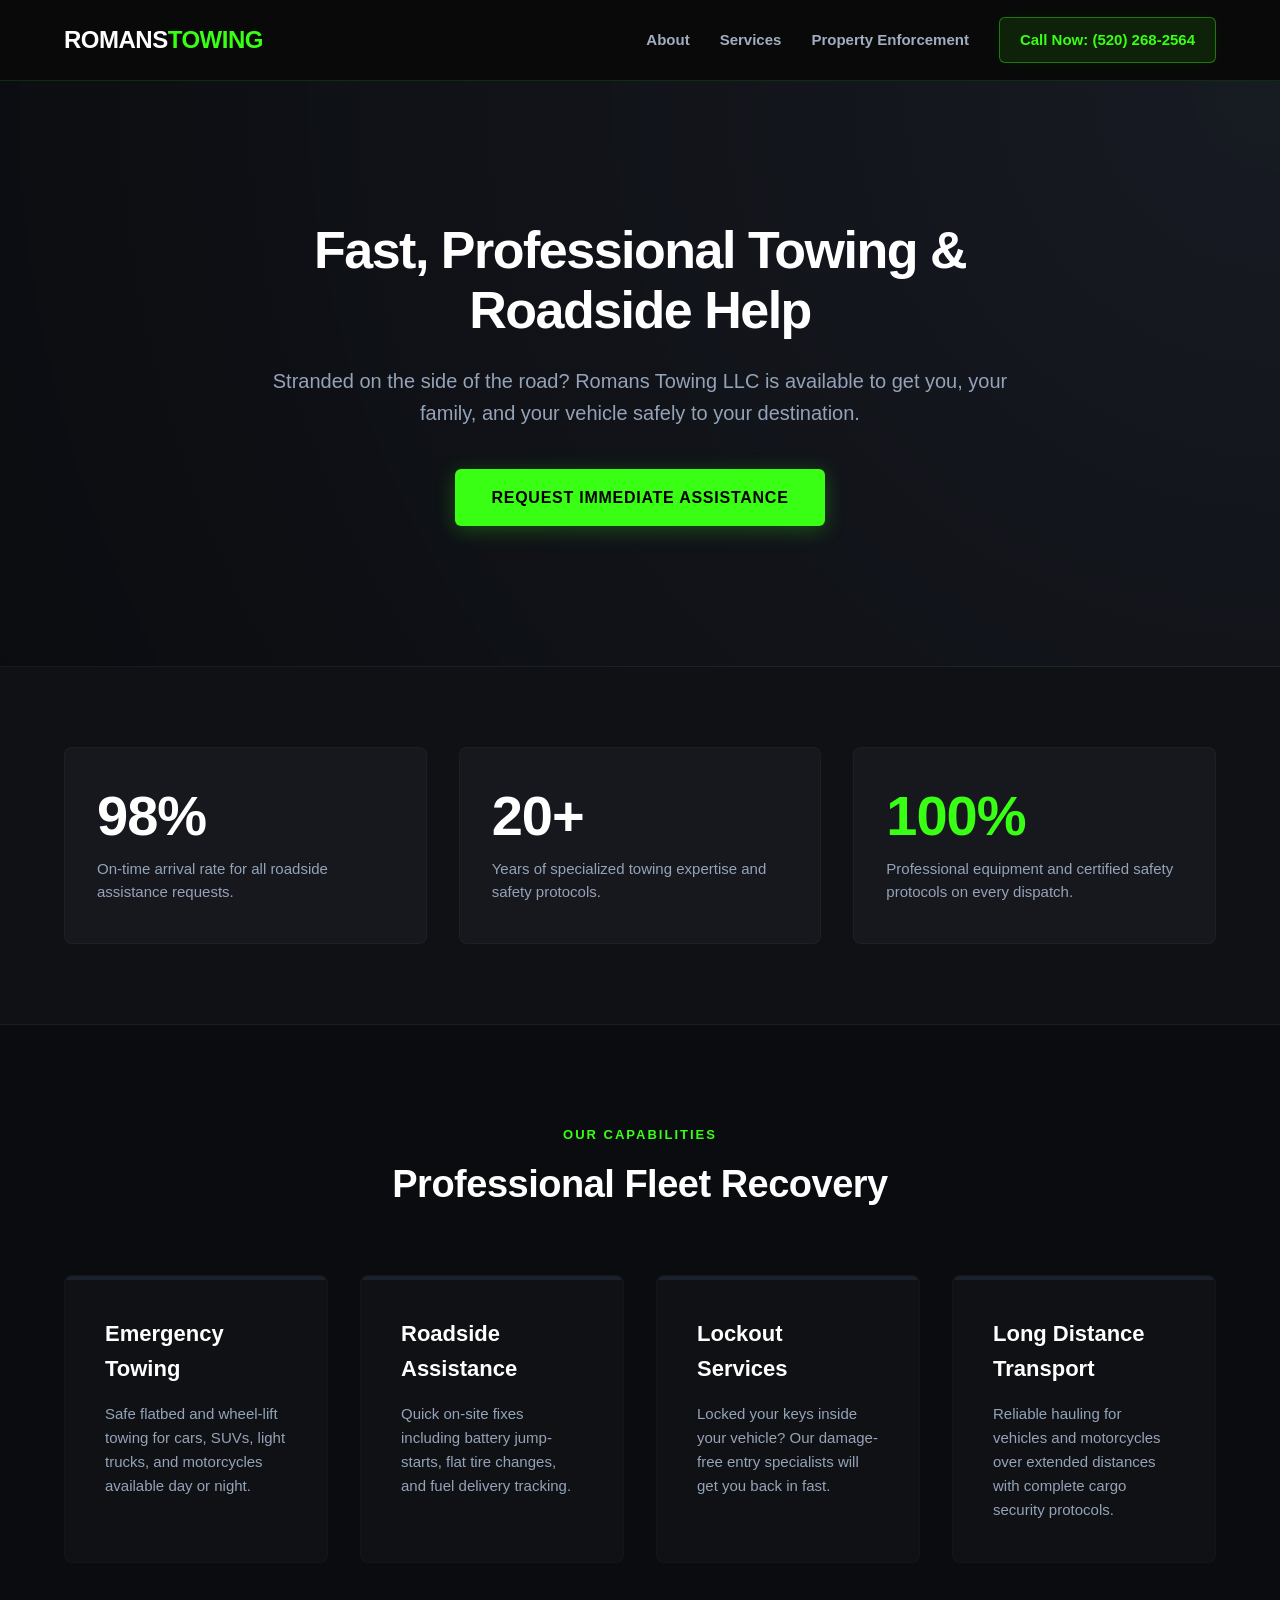
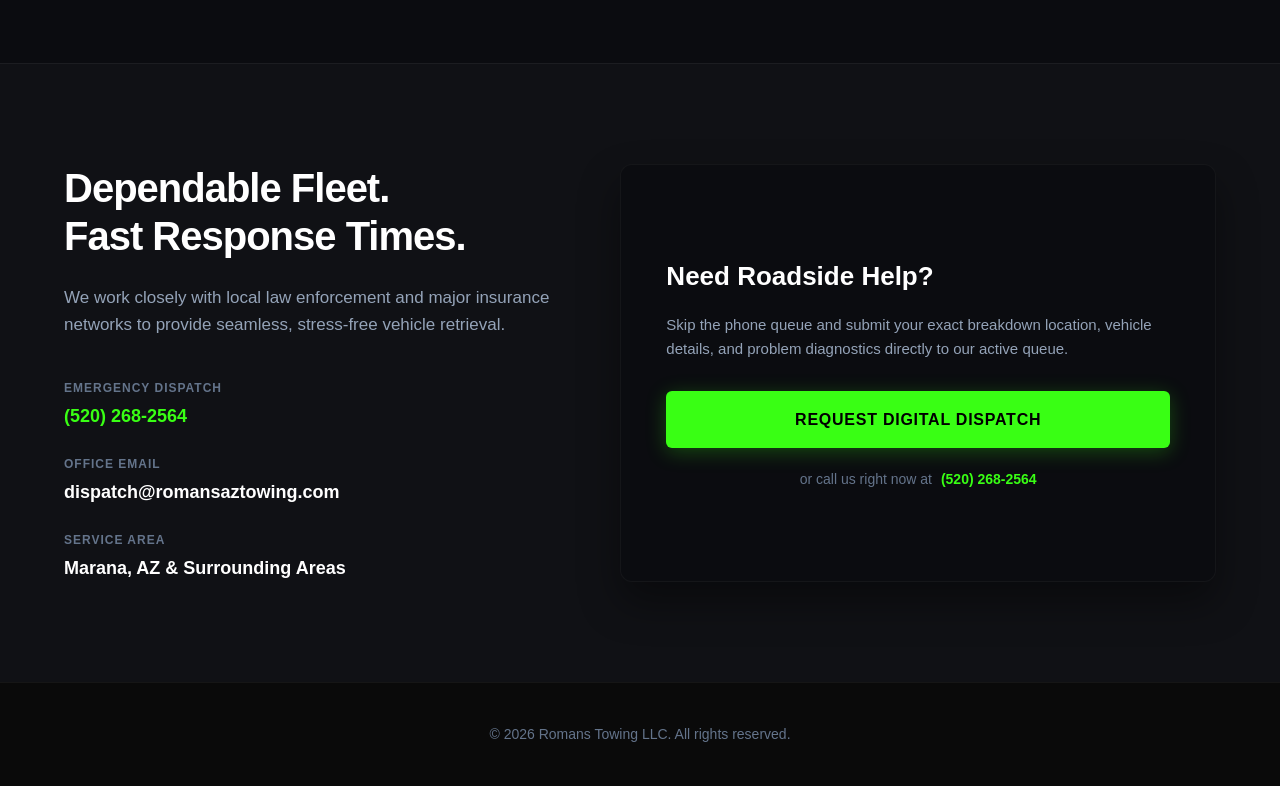
<file: index.html>
<!DOCTYPE html>
<html lang="en">
<head>
    <meta charset="UTF-8">
    <meta name="viewport" content="width=device-width, initial-scale=1.0">
    <title>Romans Towing LLC | Professional Towing & Roadside Help</title>
    <link rel="stylesheet" href="style.css">
</head>
<body>

    <!-- Header Navigation -->
    <header>
        <div class="container navbar">
            <div class="logo">Romans<span>Towing</span></div>
            <nav>
                <a href="about.html">About</a>
                <a href="#services">Services</a>
                <a href="property-contact.html">Property Enforcement</a>
                <a href="tel:5202682564" class="btn-nav">Call Now: (520) 268-2564</a>
            </nav>
        </div>
    </header>

    <!-- Hero Section -->
    <section class="hero" id="about">
        <div class="container hero-content">
            <h1>Fast, Professional Towing & Roadside Help</h1>
            <p>Stranded on the side of the road? Romans Towing LLC is available to get you, your family, and your vehicle safely to your destination.</p>
            <a href="details.html" class="btn-primary">Request Immediate Assistance</a>
        </div>
    </section>

    <!-- Trust Matrix Section -->
    <section class="stats">
        <div class="container">
            <div class="stats-grid">
                <div class="stat-card">
                    <div class="stat-number">98%</div>
                    <div class="stat-label">On-time arrival rate for all roadside assistance requests.</div>
                </div>
                <div class="stat-card">
                    <div class="stat-number">20+</div>
                    <div class="stat-label">Years of specialized towing expertise and safety protocols.</div>
                </div>
                <div class="stat-card unique-highlight">
                    <div class="stat-number">100%</div>
                    <div class="stat-label">Professional equipment and certified safety protocols on every dispatch.</div>
                </div>
            </div>
        </div>
    </section>

    <!-- Services Section -->
    <section class="services" id="services">
        <div class="container">
            <div class="section-header">
                <span class="subtitle">Our Capabilities</span>
                <h2 class="section-title">Professional Fleet Recovery</h2>
            </div>
            <div class="services-grid">
                <div class="service-card">
                    <h3>Emergency Towing</h3>
                    <p>Safe flatbed and wheel-lift towing for cars, SUVs, light trucks, and motorcycles available day or night.</p>
                </div>
                <div class="service-card">
                    <h3>Roadside Assistance</h3>
                    <p>Quick on-site fixes including battery jump-starts, flat tire changes, and fuel delivery tracking.</p>
                </div>
                <div class="service-card">
                    <h3>Lockout Services</h3>
                    <p>Locked your keys inside your vehicle? Our damage-free entry specialists will get you back in fast.</p>
                </div>
                <div class="service-card">
                    <h3>Long Distance Transport</h3>
                    <p>Reliable hauling for vehicles and motorcycles over extended distances with complete cargo security protocols.</p>
                </div>
            </div>
        </div>
    </section>

    <!-- Clean Contact Portal -->
    <section class="contact" id="contact-portal">
        <div class="container contact-container">
            <div class="contact-info">
                <h2>Dependable Fleet.<br>Fast Response Times.</h2>
                <p>We work closely with local law enforcement and major insurance networks to provide seamless, stress-free vehicle retrieval.</p>
                <div class="contact-details">
                    <div class="detail-item">
                        <span class="detail-label">Emergency Dispatch</span>
                        <a href="tel:5202682564" class="detail-value">(520) 268-2564</a>
                    </div>
                    <div class="detail-item">
                        <span class="detail-label">Office Email</span>
                        <span class="detail-value">dispatch@romansaztowing.com</span>
                    </div>
                    <div class="detail-item">
                        <span class="detail-label">Service Area</span>
                        <span class="detail-value">Marana, AZ & Surrounding Areas</span>
                    </div>
                </div>
            </div>
            
            <!-- Simple Clear Call to Action Panel -->
            <div class="contact-cta-panel">
                <h3>Need Roadside Help?</h3>
                <p>Skip the phone queue and submit your exact breakdown location, vehicle details, and problem diagnostics directly to our active queue.</p>
                <a href="details.html" class="btn-primary full-width-btn">Request Digital Dispatch</a>
                <div class="phone-fallback">
                    <span>or call us right now at</span>
                    <a href="tel:5202682564">(520) 268-2564</a>
                </div>
            </div>
        </div>
    </section>

    <!-- Footer -->
    <footer>
        <div class="container">
            <p>&copy; 2026 Romans Towing LLC. All rights reserved.</p>
        </div>
    </footer>

</body>
</html>
</file>
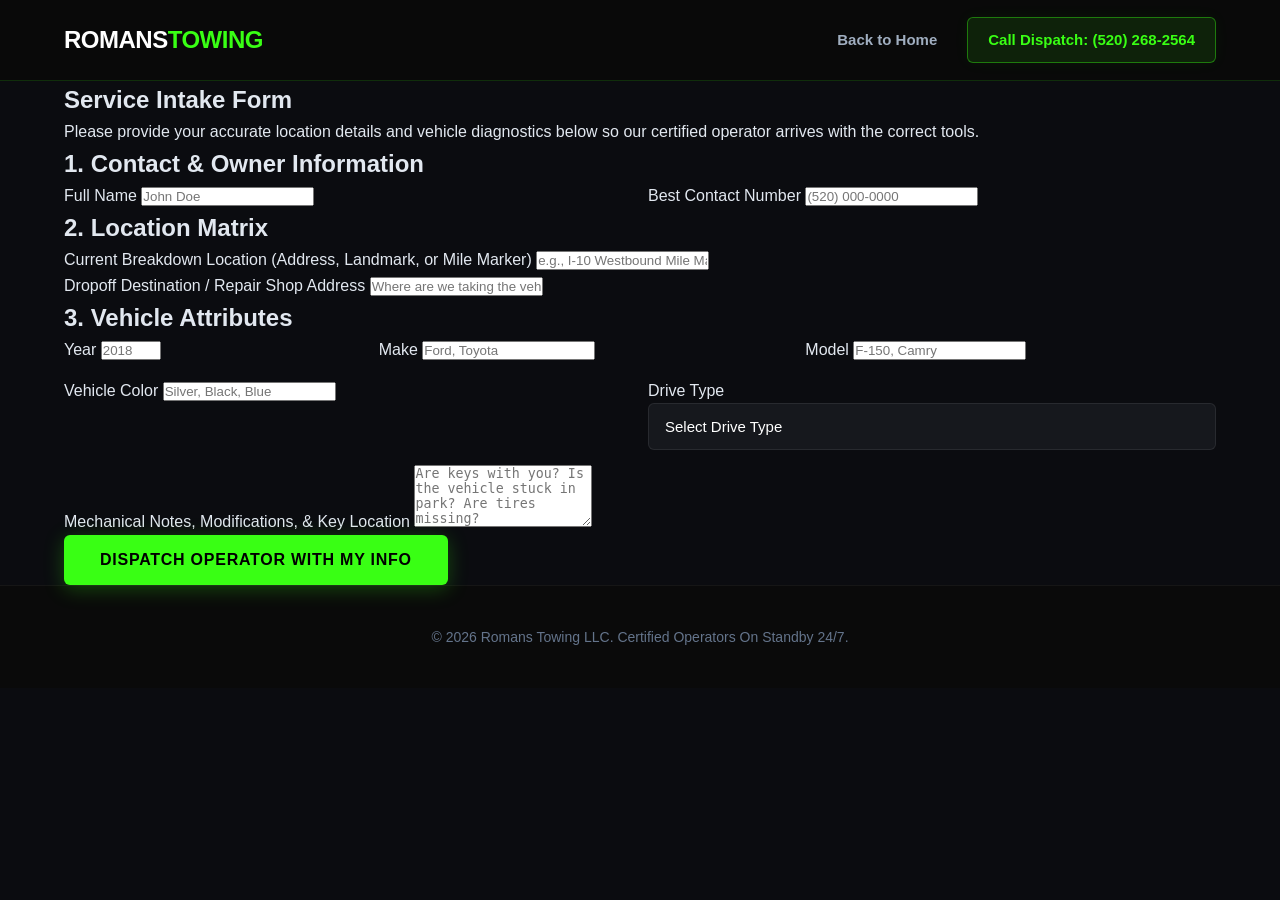
<file: details.html>
<!DOCTYPE html>
<html lang="en">
<head>
    <meta charset="UTF-8">
    <meta name="viewport" content="width=device-width, initial-scale=1.0">
    <title>Service Intake Form | Romans Towing LLC</title>
    <link rel="stylesheet" href="style.css">
</head>
<body>

    <!-- Header Navigation -->
    <header>
        <div class="container navbar">
            <div class="logo"><a href="index.html" style="text-decoration:none; color:white;">Romans<span>Towing</span></a></div>
            <nav>
                <a href="index.html">Back to Home</a>
                <a href="tel:5202682564" class="btn-nav">Call Dispatch: (520) 268-2564</a>
            </nav>
        </div>
    </header>

    <!-- Intake Section -->
    <section class="intake-section">
        <div class="container unique-form-container">
            <div class="form-header">
                <h1>Service Intake Form</h1>
                <p>Please provide your accurate location details and vehicle diagnostics below so our certified operator arrives with the correct tools.</p>
            </div>

            <!-- Replace '#' with your actual form submit handling endpoint URL later -->
            <form action="https://formspree.io/f/xnppparp" method="POST" class="master-intake-form">
                
                <!-- Section: Contact -->
                <div class="form-block">
                    <h2>1. Contact & Owner Information</h2>
                    <div class="form-group-row">
                        <div class="input-group">
                            <label>Full Name</label>
                            <input type="text" name="customer_name" placeholder="John Doe" required>
                        </div>
                        <div class="input-group">
                            <label>Best Contact Number</label>
                            <input type="tel" name="customer_phone" placeholder="(520) 000-0000" required>
                        </div>
                    </div>
                </div>

                <!-- Section: Logistics Mapping -->
                <div class="form-block">
                    <h2>2. Location Matrix</h2>
                    <div class="input-group">
                        <label>Current Breakdown Location (Address, Landmark, or Mile Marker)</label>
                        <input type="text" name="pickup_location" placeholder="e.g., I-10 Westbound Mile Marker 236 or address" required>
                    </div>
                    <div class="input-group">
                        <label>Dropoff Destination / Repair Shop Address</label>
                        <input type="text" name="dropoff_location" placeholder="Where are we taking the vehicle?" required>
                    </div>
                </div>

                <!-- Section: Vehicle Framework -->
                <div class="form-block">
                    <h2>3. Vehicle Attributes</h2>
                    <div class="form-group-row-three">
                        <div class="input-group">
                            <label>Year</label>
                            <input type="number" name="vehicle_year" placeholder="2018" min="1900" max="2028" required>
                        </div>
                        <div class="input-group">
                            <label>Make</label>
                            <input type="text" name="vehicle_make" placeholder="Ford, Toyota" required>
                        </div>
                        <div class="input-group">
                            <label>Model</label>
                            <input type="text" name="vehicle_model" placeholder="F-150, Camry" required>
                        </div>
                    </div>
                    <div class="form-group-row" style="margin-top: 15px;">
                        <div class="input-group">
                            <label>Vehicle Color</label>
                            <input type="text" name="vehicle_color" placeholder="Silver, Black, Blue" required>
                        </div>
                        <div class="input-group">
                            <label>Drive Type</label>
                            <select name="vehicle_drive_type" required class="select-field">
                                <option value="" disabled selected>Select Drive Type</option>
                                <option value="fwd">Front-Wheel Drive (FWD)</option>
                                <option value="rwd">Rear-Wheel Drive (RWD)</option>
                                <option value="awd">All-Wheel Drive (AWD / 4WD)</option>
                                <option value="motorcycle">Motorcycle</option>
                            </select>
                        </div>
                    </div>
                    <div class="input-group" style="margin-top: 15px;">
                        <label>Mechanical Notes, Modifications, & Key Location</label>
                        <textarea name="mechanical_notes" placeholder="Are keys with you? Is the vehicle stuck in park? Are tires missing?" rows="4" required></textarea>
                    </div>
                </div>

                <div class="form-action-row">
                    <button type="submit" class="btn-primary form-submit-large">Dispatch Operator With My Info</button>
                </div>
            </form>
        </div>
    </section>

    <!-- Footer -->
    <footer>
        <div class="container">
            <p>&copy; 2026 Romans Towing LLC. Certified Operators On Standby 24/7.</p>
        </div>
    </footer>

</body>
</html>
</file>
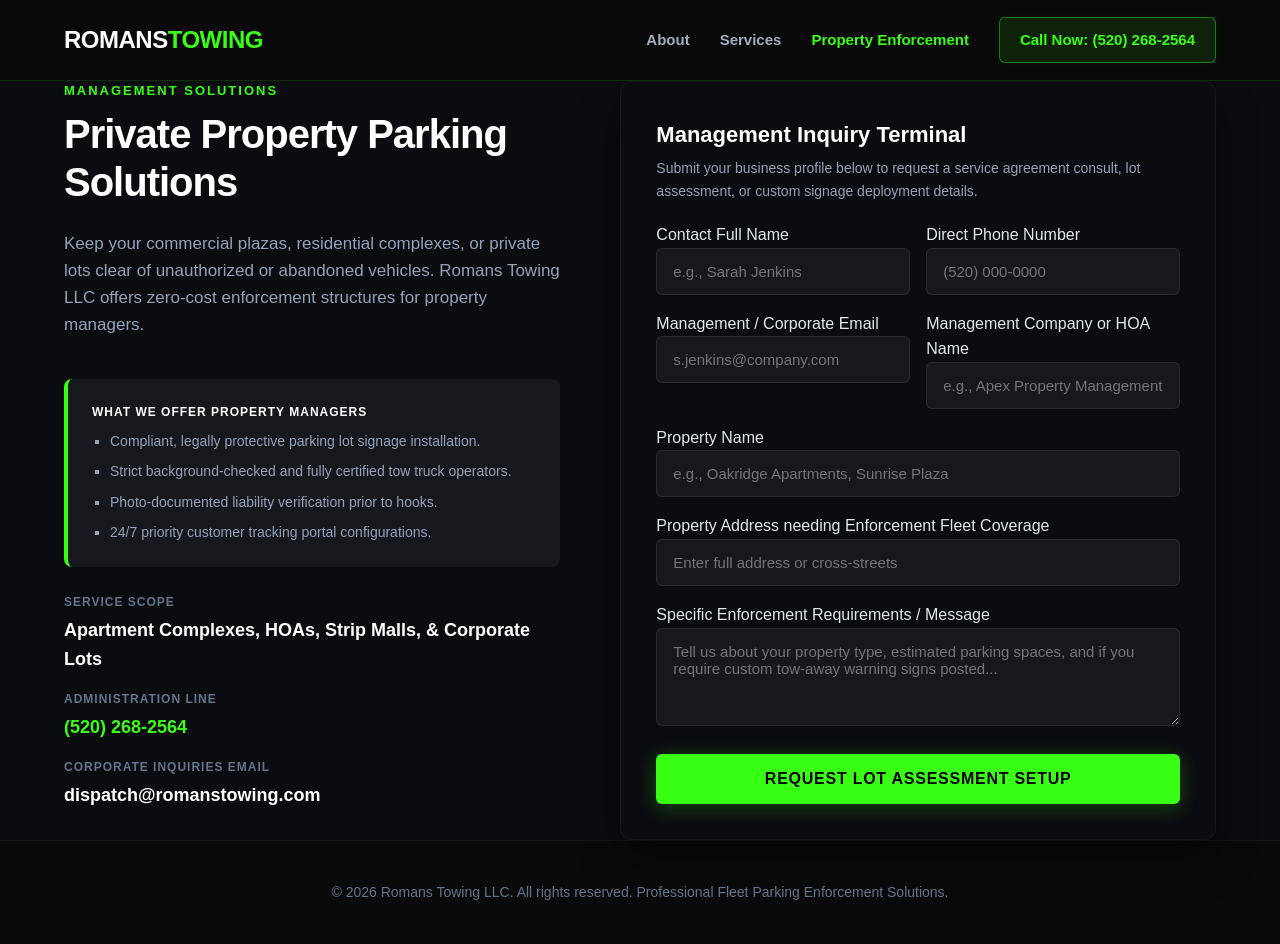
<file: private-property.html>
<!DOCTYPE html>
<html lang="en">
<head>
    <meta charset="UTF-8">
    <meta name="viewport" content="width=device-width, initial-scale=1.0">
    <title>Commercial Property Enforcement | Romans Towing LLC</title>
    <link rel="stylesheet" href="style.css">
</head>
<body>

    <!-- Header Navigation -->
    <header>
        <div class="container navbar">
            <div class="logo"><a href="index.html" style="text-decoration:none; color:white;">Romans<span>Towing</span></a></div>
            <nav>
                <a href="about.html">About</a>
                <a href="index.html#services">Services</a>
                <a href="property-contact.html" style="color: #39ff14;">Property Enforcement</a>
                <a href="details.html" class="btn-nav">Call Now: (520) 268-2564</a>
            </nav>
        </div>
    </header>

    <!-- Main Content Split Grid -->
    <section class="intake-section">
        <div class="container contact-container">
            
            <!-- Left Panel: B2B Program Structural Details -->
            <div class="contact-info">
                <span class="subtitle">Management Solutions</span>
                <h2>Private Property Parking Solutions</h2>
                <p>Keep your commercial plazas, residential complexes, or private lots clear of unauthorized or abandoned vehicles. Romans Towing LLC offers zero-cost enforcement structures for property managers.</p>
                
                <div class="contact-details" style="gap: 16px;">
                    <div class="detail-item" style="background: #16181d; padding: 24px; border-radius: 8px; border-left: 4px solid #39ff14; margin-bottom: 10px;">
                        <span class="detail-label" style="color: #ffffff; font-weight: 700; margin-bottom: 8px; display: block;">What We Offer Property Managers</span>
                        <ul style="list-style: square; margin-left: 18px; color: #94a3b8; font-size: 14px; display: flex; flex-direction: column; gap: 8px;">
                            <li>Compliant, legally protective parking lot signage installation.</li>
                            <li>Strict background-checked and fully certified tow truck operators.</li>
                            <li>Photo-documented liability verification prior to hooks.</li>
                            <li>24/7 priority customer tracking portal configurations.</li>
                        </ul>
                    </div>

                    <div class="detail-item">
                        <span class="detail-label">Service Scope</span>
                        <span class="detail-value">Apartment Complexes, HOAs, Strip Malls, & Corporate Lots</span>
                    </div>
                    <div class="detail-item">
                        <span class="detail-label">Administration Line</span>
                        <a href="tel:5202682564" class="detail-value">(520) 268-2564</a>
                    </div>
                    <div class="detail-item">
                        <span class="detail-label">Corporate Inquiries Email</span>
                        <span class="detail-value">dispatch@romanstowing.com</span>
                    </div>
                </div>
            </div>
            
            <!-- Right Panel: Web3Forms Commercial Terminal (Pure Text / No Files) -->
            <div class="contact-form">
                <h3>Management Inquiry Terminal</h3>
                <p style="color: #94a3b8; font-size: 14px; margin-bottom: 20px;">Submit your business profile below to request a service agreement consult, lot assessment, or custom signage deployment details.</p>
                
                <form action="https://web3forms.com" method="POST">
                    
                    <!-- Verified Functional Web3Forms Payload Parameters -->
                    <input type="hidden" name="access_key" value="4c6b43dd-8b50-487f-9f47-b5bf0e72cc14">
                    <input type="hidden" name="subject" value="💼 NEW Commercial Property Partnership Inquiry">
                    <input type="hidden" name="redirect" value="https://romansaztowing.com">
                    <input type="checkbox" name="botcheck" style="display: none;">

                    
                    <div class="form-group-row">
                        <div class="input-group">
                            <label>Contact Full Name</label>
                            <input type="text" name="Manager_Name" placeholder="e.g., Sarah Jenkins" required>
                        </div>
                        <div class="input-group">
                            <label>Direct Phone Number</label>
                            <input type="tel" name="Manager_Phone" placeholder="(520) 000-0000" required>
                        </div>
                    </div>

                    <!-- Row 2: Company & Contact Email -->
                    <div class="form-group-row">
                        <div class="input-group">
                            <label>Management / Corporate Email</label>
                            <input type="email" name="Manager_Email" placeholder="s.jenkins@company.com" required>
                        </div>
                        <div class="input-group">
                            <label>Management Company or HOA Name</label>
                            <input type="text" name="Company_Name" placeholder="e.g., Apex Property Management" required>
                        </div>
                    </div>

                    <!-- New Added Row 3: Specific Property Name Assignment Box -->
                    <div class="input-group">
                        <label>Property Name</label>
                        <input type="text" name="Target_Property_Name" placeholder="e.g., Oakridge Apartments, Sunrise Plaza" required>
                    </div>

                    <!-- Row 4: Physical Address Matrix -->
                    <div class="input-group">
                        <label>Property Address needing Enforcement Fleet Coverage</label>
                        <input type="text" name="Target_Property_Address" placeholder="Enter full address or cross-streets" required>
                    </div>

                    <!-- Row 5: Text Area Details -->
                    <div class="input-group">
                        <label>Specific Enforcement Requirements / Message</label>
                        <textarea name="Partnership_Details" placeholder="Tell us about your property type, estimated parking spaces, and if you require custom tow-away warning signs posted..." rows="4" required></textarea>
                    </div>
                    
                    <button type="submit" class="btn-primary">Request Lot Assessment Setup</button>
                </form>
            </div>

        </div>
    </section>

    <!-- Footer -->
    <footer>
        <div class="container">
            <p>&copy; 2026 Romans Towing LLC. All rights reserved. Professional Fleet Parking Enforcement Solutions.</p>
        </div>
    </footer>

</body>
</html>
</file>
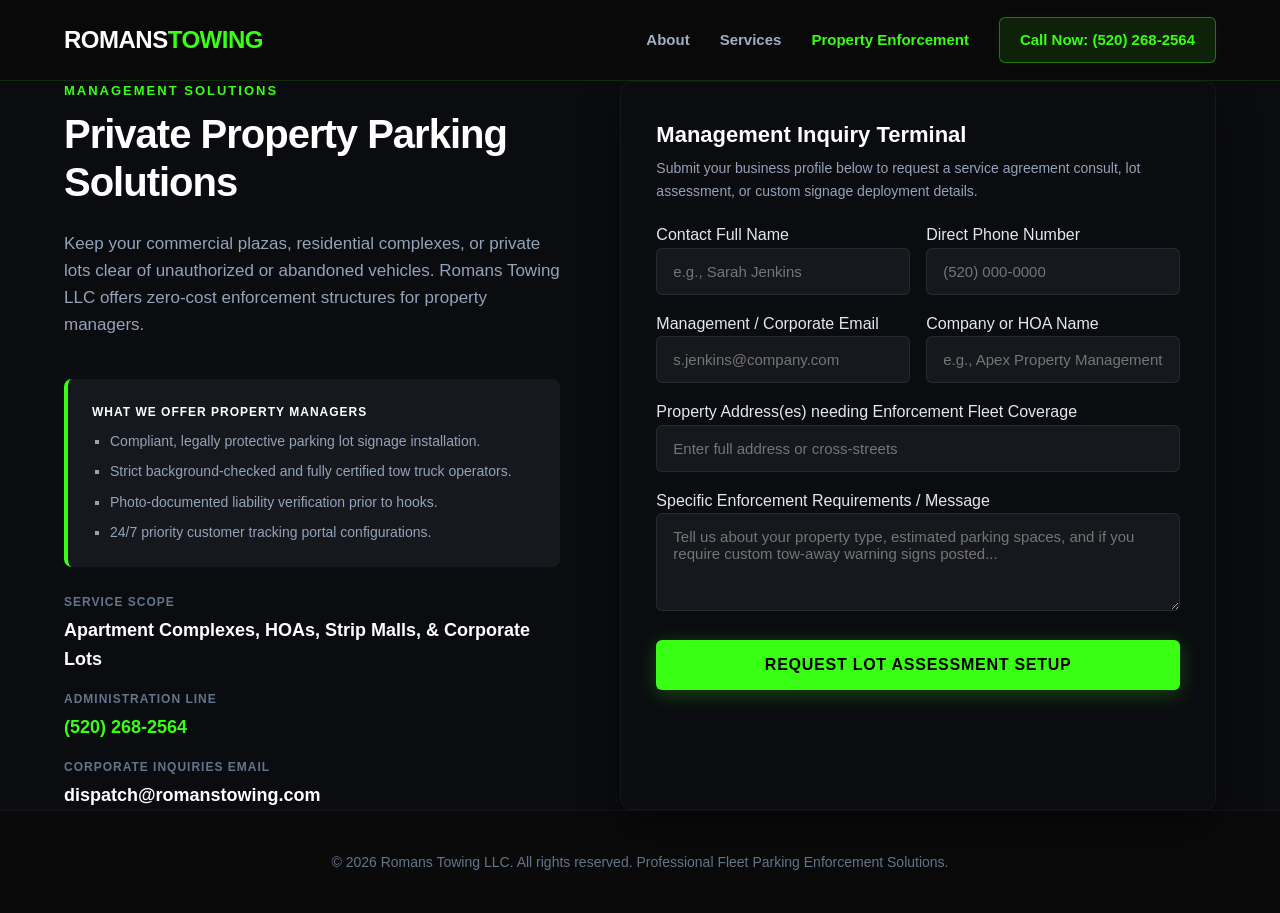
<file: privateproperty.html>
<!DOCTYPE html>
<html lang="en">
<head>
    <meta charset="UTF-8">
    <meta name="viewport" content="width=device-width, initial-scale=1.0">
    <title>Commercial Property Enforcement | Romans Towing LLC</title>
    <link rel="stylesheet" href="style.css">
</head>
<body>

    <!-- Header Navigation -->
    <header>
        <div class="container navbar">
            <div class="logo"><a href="index.html" style="text-decoration:none; color:white;">Romans<span>Towing</span></a></div>
            <nav>
                <a href="about.html">About</a>
                <a href="index.html#services">Services</a>
                <a href="property-contact.html" style="color: #39ff14;">Property Enforcement</a>
                <a href="details.html" class="btn-nav">Call Now: (520) 268-2564</a>
            </nav>
        </div>
    </header>

    <!-- Main Content Split Grid -->
    <section class="intake-section">
        <div class="container contact-container">
            
            <!-- Left Panel: B2B Program Structural Details -->
            <div class="contact-info">
                <span class="subtitle">Management Solutions</span>
                <h2>Private Property Parking Solutions</h2>
                <p>Keep your commercial plazas, residential complexes, or private lots clear of unauthorized or abandoned vehicles. Romans Towing LLC offers zero-cost enforcement structures for property managers.</p>
                
                <div class="contact-details" style="gap: 16px;">
                    <div class="detail-item" style="background: #16181d; padding: 24px; border-radius: 8px; border-left: 4px solid #39ff14; margin-bottom: 10px;">
                        <span class="detail-label" style="color: #ffffff; font-weight: 700; margin-bottom: 8px; display: block;">What We Offer Property Managers</span>
                        <ul style="list-style: square; margin-left: 18px; color: #94a3b8; font-size: 14px; display: flex; flex-direction: column; gap: 8px;">
                            <li>Compliant, legally protective parking lot signage installation.</li>
                            <li>Strict background-checked and fully certified tow truck operators.</li>
                            <li>Photo-documented liability verification prior to hooks.</li>
                            <li>24/7 priority customer tracking portal configurations.</li>
                        </ul>
                    </div>

                    <div class="detail-item">
                        <span class="detail-label">Service Scope</span>
                        <span class="detail-value">Apartment Complexes, HOAs, Strip Malls, & Corporate Lots</span>
                    </div>
                    <div class="detail-item">
                        <span class="detail-label">Administration Line</span>
                        <a href="tel:5202682564" class="detail-value">(520) 268-2564</a>
                    </div>
                    <div class="detail-item">
                        <span class="detail-label">Corporate Inquiries Email</span>
                        <span class="detail-value">dispatch@romanstowing.com</span>
                    </div>
                </div>
            </div>
            
            <!-- Right Panel: Web3Forms Commercial Terminal (Pure Text / No Files) -->
            <div class="contact-form">
                <h3>Management Inquiry Terminal</h3>
                <p style="color: #94a3b8; font-size: 14px; margin-bottom: 20px;">Submit your business profile below to request a service agreement consult, lot assessment, or custom signage deployment details.</p>
                
                <form action="https://web3forms.com" method="POST">
                    
                    <!-- Verified Functional Web3Forms Payload Parameters -->
                    <input type="hidden" name="access_key" value="4c6b43dd-8b50-487f-9f47-b5bf0e72cc14">
                    <input type="hidden" name="subject" value="💼 NEW Commercial Property Partnership Inquiry">
                    <input type="hidden" name="redirect" value="https://romansaztowing.com">
                    <input type="checkbox" name="botcheck" style="display: none;">

                    <div class="form-group-row">
                        <div class="input-group">
                            <label>Contact Full Name</label>
                            <input type="text" name="Manager_Name" placeholder="e.g., Sarah Jenkins" required>
                        </div>
                        <div class="input-group">
                            <label>Direct Phone Number</label>
                            <input type="tel" name="Manager_Phone" placeholder="(520) 000-0000" required>
                        </div>
                    </div>

                    <div class="form-group-row">
                        <div class="input-group">
                            <label>Management / Corporate Email</label>
                            <input type="email" name="Manager_Email" placeholder="s.jenkins@company.com" required>
                        </div>
                        <div class="input-group">
                            <label>Company or HOA Name</label>
                            <input type="text" name="Company_Name" placeholder="e.g., Apex Property Management" required>
                        </div>
                    </div>

                    <div class="input-group">
                        <label>Property Address(es) needing Enforcement Fleet Coverage</label>
                        <input type="text" name="Target_Property_Address" placeholder="Enter full address or cross-streets" required>
                    </div>

                    <div class="input-group">
                        <label>Specific Enforcement Requirements / Message</label>
                        <textarea name="Partnership_Details" placeholder="Tell us about your property type, estimated parking spaces, and if you require custom tow-away warning signs posted..." rows="4" required></textarea>
                    </div>
                    
                    <button type="submit" class="btn-primary">Request Lot Assessment Setup</button>
                </form>
            </div>

        </div>
    </section>

    <!-- Footer -->
    <footer>
        <div class="container">
            <p>&copy; 2026 Romans Towing LLC. All rights reserved. Professional Fleet Parking Enforcement Solutions.</p>
        </div>
    </footer>

</body>
</html>
</file>
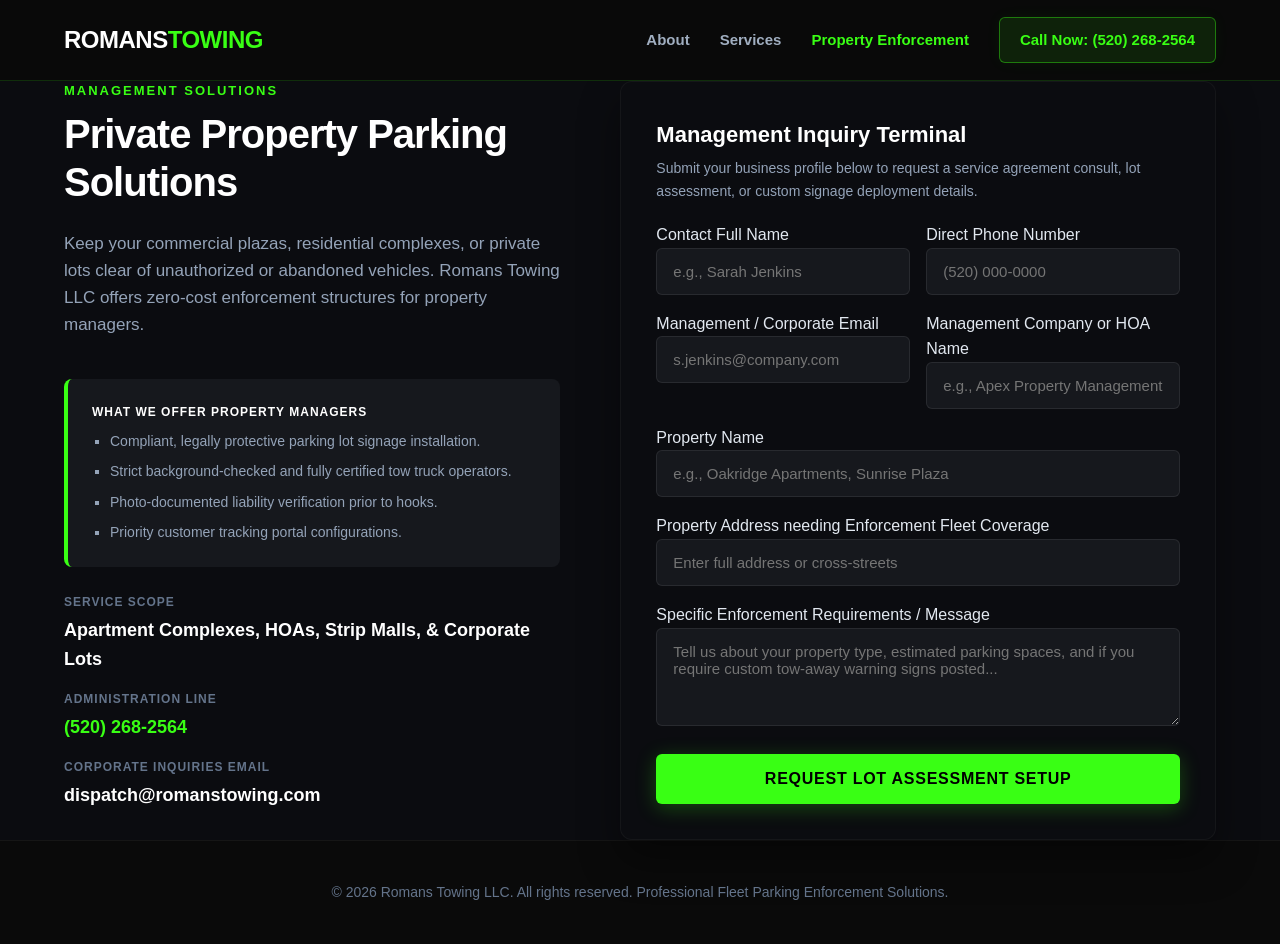
<file: property-contact.html>
<!DOCTYPE html>
<html lang="en">
<head>
    <meta charset="UTF-8">
    <meta name="viewport" content="width=device-width, initial-scale=1.0">
    <title>Commercial Property Enforcement | Romans Towing LLC</title>
    <link rel="stylesheet" href="style.css">
</head>
<body>

    <!-- Header Navigation -->
    <header>
        <div class="container navbar">
            <div class="logo"><a href="index.html" style="text-decoration:none; color:white;">Romans<span>Towing</span></a></div>
            <nav>
                <a href="about.html">About</a>
                <a href="index.html#services">Services</a>
                <a href="property-contact.html" style="color: #39ff14;">Property Enforcement</a>
                <a href="details.html" class="btn-nav">Call Now: (520) 268-2564</a>
            </nav>
        </div>
    </header>

    <!-- Main Content Split Grid -->
    <section class="intake-section">
        <div class="container contact-container">
            
            <!-- Left Panel: B2B Program Structural Details -->
            <div class="contact-info">
                <span class="subtitle">Management Solutions</span>
                <h2>Private Property Parking Solutions</h2>
                <p>Keep your commercial plazas, residential complexes, or private lots clear of unauthorized or abandoned vehicles. Romans Towing LLC offers zero-cost enforcement structures for property managers.</p>
                
                <div class="contact-details" style="gap: 16px;">
                    <div class="detail-item" style="background: #16181d; padding: 24px; border-radius: 8px; border-left: 4px solid #39ff14; margin-bottom: 10px;">
                        <span class="detail-label" style="color: #ffffff; font-weight: 700; margin-bottom: 8px; display: block;">What We Offer Property Managers</span>
                        <ul style="list-style: square; margin-left: 18px; color: #94a3b8; font-size: 14px; display: flex; flex-direction: column; gap: 8px;">
                            <li>Compliant, legally protective parking lot signage installation.</li>
                            <li>Strict background-checked and fully certified tow truck operators.</li>
                            <li>Photo-documented liability verification prior to hooks.</li>
                            <li>Priority customer tracking portal configurations.</li>
                        </ul>
                    </div>

                    <div class="detail-item">
                        <span class="detail-label">Service Scope</span>
                        <span class="detail-value">Apartment Complexes, HOAs, Strip Malls, & Corporate Lots</span>
                    </div>
                    <div class="detail-item">
                        <span class="detail-label">Administration Line</span>
                        <a href="tel:5202682564" class="detail-value">(520) 268-2564</a>
                    </div>
                    <div class="detail-item">
                        <span class="detail-label">Corporate Inquiries Email</span>
                        <span class="detail-value">dispatch@romanstowing.com</span>
                    </div>
                </div>
            </div>
            
            <!-- Right Panel: Live Formspree Commercial Terminal -->
            <div class="contact-form">
                <h3>Management Inquiry Terminal</h3>
                <p style="color: #94a3b8; font-size: 14px; margin-bottom: 20px;">Submit your business profile below to request a service agreement consult, lot assessment, or custom signage deployment details.</p>
                
                <form action="https://formspree.io/f/xzeeebvv" method="POST">
                    
                    <input type="hidden" name="_next" value="https://romansaztowing.com">
                    <input type="hidden" name="_subject" value="💼 NEW Commercial Property Partnership Inquiry">

                    
                    <div class="form-group-row">
                        <div class="input-group">
                            <label>Contact Full Name</label>
                            <input type="text" name="Manager_Name" placeholder="e.g., Sarah Jenkins" required>
                        </div>
                        <div class="input-group">
                            <label>Direct Phone Number</label>
                            <input type="tel" name="Manager_Phone" placeholder="(520) 000-0000" required>
                        </div>
                    </div>

                    <!-- Row 2: Company & Contact Email -->
                    <div class="form-group-row">
                        <div class="input-group">
                            <label>Management / Corporate Email</label>
                            <input type="email" name="Manager_Email" placeholder="s.jenkins@company.com" required>
                        </div>
                        <div class="input-group">
                            <label>Management Company or HOA Name</label>
                            <input type="text" name="Company_Name" placeholder="e.g., Apex Property Management" required>
                        </div>
                    </div>

                    <!-- Row 3: Specific Property Name Assignment Box -->
                    <div class="input-group">
                        <label>Property Name</label>
                        <input type="text" name="Target_Property_Name" placeholder="e.g., Oakridge Apartments, Sunrise Plaza" required>
                    </div>

                    <!-- Row 4: Physical Address Matrix -->
                    <div class="input-group">
                        <label>Property Address needing Enforcement Fleet Coverage</label>
                        <input type="text" name="Target_Property_Address" placeholder="Enter full address or cross-streets" required>
                    </div>

                    <!-- Row 5: Text Area Details -->
                    <div class="input-group">
                        <label>Specific Enforcement Requirements / Message</label>
                        <textarea name="Partnership_Details" placeholder="Tell us about your property type, estimated parking spaces, and if you require custom tow-away warning signs posted..." rows="4" required></textarea>
                    </div>
                    
                    <button type="submit" class="btn-primary">Request Lot Assessment Setup</button>
                </form>
            </div>

        </div>
    </section>

    <!-- Footer -->
    <footer>
        <div class="container">
            <p>&copy; 2026 Romans Towing LLC. All rights reserved. Professional Fleet Parking Enforcement Solutions.</p>
        </div>
    </footer>

</body>
</html>
</file>
<file: style.css>
/* Reset and Base Styles */
* {
    margin: 0;
    padding: 0;
    box-sizing: border-box;
}

html {
    scroll-behavior: smooth;
}

body {
    font-family: -apple-system, BlinkMacSystemFont, "Segoe UI", Roboto, Helvetica, Arial, sans-serif;
    color: #e2e8f0;
    line-height: 1.6;
    background-color: #0b0c10; /* Premium deep tactical black */
}

.container {
    max-width: 1200px;
    margin: 0 auto;
    padding: 0 24px;
}

/* Header & Navigation */
header {
    background-color: rgba(10, 10, 10, 0.95);
    backdrop-filter: blur(10px);
    position: sticky;
    top: 0;
    z-index: 100;
    padding: 5px 0;
    border-bottom: 1px solid rgba(57, 255, 20, 0.15);
}

.navbar {
    display: flex;
    justify-content: space-between;
    align-items: center;
    height: 70px;
}

.logo {
    font-size: 24px;
    font-weight: 800;
    color: #ffffff;
    letter-spacing: -0.5px;
    text-transform: uppercase;
}

.logo span {
    color: #39ff14; /* Lime green brand highlight */
}

nav {
    display: flex;
    align-items: center;
}

nav a {
    text-decoration: none;
    color: #a0aec0;
    margin-left: 30px;
    font-weight: 600;
    font-size: 15px;
    transition: color 0.2s ease;
}

nav a:hover {
    color: #39ff14;
}

nav a.btn-nav {
    background-color: rgba(57, 255, 20, 0.1);
    color: #39ff14;
    padding: 10px 20px;
    border-radius: 6px;
    font-weight: 700;
    border: 1px solid rgba(57, 255, 20, 0.4);
    box-shadow: 0 0 15px rgba(57, 255, 20, 0.05);
}

nav a.btn-nav:hover {
    background-color: #39ff14;
    color: #000000;
    box-shadow: 0 0 20px rgba(57, 255, 20, 0.3);
}

/* Hero Section */
.hero {
    background: radial-gradient(circle at top right, rgba(31, 36, 46, 0.6) 0%, #0b0c10 100%);
    padding: 140px 0;
    text-align: center;
    border-bottom: 1px solid rgba(255, 255, 255, 0.05);
}

.hero-content {
    max-width: 800px;
    margin: 0 auto;
}

.hero h1 {
    font-size: 52px;
    margin-bottom: 24px;
    font-weight: 800;
    letter-spacing: -1.5px;
    color: #ffffff;
    line-height: 1.15;
}

.hero p {
    font-size: 20px;
    color: #94a3b8;
    margin-bottom: 40px;
    font-weight: 400;
}

/* Action Buttons */
.btn-primary {
    display: inline-block;
    background-color: #39ff14;
    color: #000000;
    padding: 16px 36px;
    text-decoration: none;
    font-weight: 700;
    border-radius: 6px;
    transition: all 0.2s cubic-bezier(0.16, 1, 0.3, 1);
    border: none;
    cursor: pointer;
    font-size: 16px;
    text-transform: uppercase;
    letter-spacing: 0.75px;
    box-shadow: 0 4px 20px rgba(57, 255, 20, 0.25);
    text-align: center;
}

.btn-primary:hover {
    background-color: #2ee60f;
    transform: translateY(-2px);
    box-shadow: 0 6px 24px rgba(57, 255, 20, 0.45);
}

/* Trust Matrix / Stats Section */
.stats {
    background-color: #101115;
    padding: 80px 0;
    border-bottom: 1px solid rgba(255, 255, 255, 0.05);
}

.stats-grid {
    display: grid;
    grid-template-columns: repeat(auto-fit, minmax(280px, 1fr));
    gap: 32px;
}

.stat-card {
    background-color: #16181d;
    padding: 40px 32px;
    border-radius: 8px;
    border: 1px solid rgba(255, 255, 255, 0.03);
    transition: transform 0.2s ease, border-color 0.2s ease;
}

.stat-card:hover {
    transform: translateY(-4px);
    border-color: rgba(57, 255, 20, 0.2);
}

.stat-number {
    font-size: 56px;
    font-weight: 800;
    color: #ffffff;
    line-height: 1;
    margin-bottom: 14px;
    letter-spacing: -1px;
}

.stat-card.unique-highlight .stat-number {
    color: #39ff14;
}

.stat-label {
    font-size: 15px;
    color: #94a3b8;
    line-height: 1.5;
}

/* Services Section */
.services {
    padding: 100px 0;
    background-color: #0b0c10;
}

.section-header {
    text-align: center;
    margin-bottom: 60px;
}

.subtitle {
    color: #39ff14;
    text-transform: uppercase;
    font-weight: 700;
    font-size: 13px;
    letter-spacing: 2px;
    display: block;
    margin-bottom: 8px;
}

.section-title {
    font-size: 38px;
    color: #ffffff;
    font-weight: 800;
    letter-spacing: -0.5px;
}

.services-grid {
    display: grid;
    grid-template-columns: repeat(auto-fit, minmax(260px, 1fr));
    gap: 32px;
}

.service-card {
    background-color: #101115;
    padding: 40px;
    border-radius: 8px;
    border: 1px solid rgba(255, 255, 255, 0.02);
    position: relative;
    overflow: hidden;
    transition: all 0.2s ease;
}

.service-card:hover {
    background-color: #14161c;
    border-color: rgba(255, 255, 255, 0.06);
}

.service-card::before {
    content: '';
    position: absolute;
    top: 0;
    left: 0;
    width: 100%;
    height: 4px;
    background-color: #1a202c;
    transition: background-color 0.2s ease;
}

.service-card:hover::before {
    background-color: #39ff14;
}

.service-card h3 {
    margin-bottom: 16px;
    color: #ffffff;
    font-size: 22px;
    font-weight: 700;
}

.service-card p {
    color: #94a3b8;
    font-size: 15px;
}

/* Contact & Intake Form Block */
.contact {
    padding: 100px 0;
    background-color: #101115;
    border-top: 1px solid rgba(255, 255, 255, 0.05);
}

.contact-container {
    display: grid;
    grid-template-columns: 1fr 1.2fr; /* Optimized alignment grid layout */
    gap: 60px;
}

@media (max-width: 900px) {
    .contact-container {
        grid-template-columns: 1fr;
    }
}

.contact-info h2 {
    font-size: 40px;
    margin-bottom: 24px;
    color: #ffffff;
    font-weight: 800;
    line-height: 1.2;
    letter-spacing: -1px;
}

.contact-info p {
    margin-bottom: 40px;
    color: #94a3b8;
    font-size: 17px;
}

.contact-details {
    display: flex;
    flex-direction: column;
    gap: 24px;
}

.detail-item {
    display: flex;
    flex-direction: column;
}

.detail-label {
    font-size: 12px;
    text-transform: uppercase;
    color: #64748b;
    font-weight: 700;
    letter-spacing: 1px;
    margin-bottom: 4px;
}

.detail-value {
    font-size: 18px;
    color: #ffffff;
    font-weight: 600;
}

a.detail-value {
    color: #39ff14;
    text-decoration: none;
    transition: color 0.15s ease;
    display: inline-block;
}

a.detail-value:hover {
    color: #2ee60f;
}

.contact-form {
    background-color: #0b0c10;
    border: 1px solid rgba(255, 255, 255, 0.04);
    border-radius: 12px;
    padding: 35px;
    box-shadow: 0 20px 40px rgba(0, 0, 0, 0.4);
}

.contact-form h3 {
    margin-bottom: 5px;
    color: #ffffff;
    font-size: 22px;
    font-weight: 700;
}

.contact-form form {
    display: flex;
    flex-direction: column;
    gap: 16px;
}

.contact-form input, .contact-form textarea, .select-field {
    width: 100%;
    padding: 14px 16px;
    border: 1px solid rgba(255, 255, 255, 0.08);
    border-radius: 6px;
    font-size: 15px;
    font-family: inherit;
    background-color: #16181d;
    color: #ffffff;
    transition: border-color 0.15s ease, box-shadow 0.15s ease;
}

.contact-form input:focus, .contact-form textarea:focus, .select-field:focus {
    outline: none;
    border-color: rgba(57, 255, 20, 0.5);
    box-shadow: 0 0 12px rgba(57, 255, 20, 0.15);
}

/* Multi-Column Internal Alignment Rules */
.form-group-row {
    display: grid;
    grid-template-columns: 1fr 1fr;
    gap: 16px;
}

.form-group-row-three {
    display: grid;
    grid-template-columns: 0.8fr 1.1fr 1.1fr;
    gap: 16px;
}

@media (max-width: 500px) {
    .form-group-row, .form-group-row-three {
        grid-template-columns: 1fr;
    }
}

.select-field {
    appearance: none;
    cursor: pointer;
    background-image: url("data:image/svg+xml;charset=UTF-8,%3Csvg xmlns='http://w3.org' width='24' height='24' viewBox='0 0 24 24' fill='none' stroke='%2394a3b8' stroke-width='2' stroke-linecap='round' stroke-linejoin='round'%3E%3Cpolyline points='6 9 12 15 18 9'%3E%3C/polyline%3E%3C/svg%3E");
    background-repeat: no-repeat;
    background-position: right 16px center;
    background-size: 16px;
    padding-right: 40px;
}

.contact-form .btn-primary {
    width: 100%;
    padding: 16px;
    margin-top: 5px;
}

/* Footer Section */
footer {
    background-color: #0a0a0a;
    color: #64748b;
    text-align: center;
    padding: 40px 0;
    font-size: 14px;
    border-top: 1px solid rgba(255, 255, 255, 0.05);
}
/* Homepage Contact Panel styling for No-Form Variant */
.contact-cta-panel {
    background-color: #0b0c10;
    border: 1px solid rgba(255, 255, 255, 0.04);
    border-radius: 12px;
    padding: 45px;
    box-shadow: 0 20px 40px rgba(0, 0, 0, 0.4);
    display: flex;
    flex-direction: column;
    justify-content: center;
}

.contact-cta-panel h3 {
    font-size: 26px;
    color: #ffffff;
    margin-bottom: 15px;
    font-weight: 700;
}

.contact-cta-panel p {
    color: #94a3b8;
    font-size: 15px;
    margin-bottom: 30px;
    line-height: 1.6;
}

.full-width-btn {
    width: 100%;
    text-align: center;
}

.phone-fallback {
    text-align: center;
    margin-top: 20px;
    font-size: 14px;
    color: #64748b;
}

.phone-fallback a {
    color: #39ff14;
    text-decoration: none;
    font-weight: 700;
    margin-left: 5px;
}

.phone-fallback a:hover {
    text-decoration: underline;
}
/* About Page Specific Layout Grid Rules */
.about-page-content {
    padding: 80px 0 100px 0;
    background: radial-gradient(circle at top left, rgba(22, 24, 29, 0.4) 0%, #0b0c10 100%);
}

.about-header {
    text-align: center;
    margin-bottom: 60px;
    max-width: 800px;
    margin-left: auto;
    margin-right: auto;
}

.about-header h1 {
    font-size: 42px;
    color: #ffffff;
    margin-bottom: 16px;
    font-weight: 800;
}

.about-header p {
    color: #94a3b8;
    font-size: 16px;
}

.about-grid {
    display: grid;
    grid-template-columns: repeat(auto-fit, minmax(320px, 1fr));
    gap: 32px;
    margin-bottom: 60px;
}

.about-card {
    background-color: #101115;
    border: 1px solid rgba(255, 255, 255, 0.03);
    border-radius: 8px;
    overflow: hidden;
    display: flex;
    flex-direction: column;
    box-shadow: 0 10px 30px rgba(0,0,0,0.3);
}

.card-image-wrap {
    width: 100%;
    height: 220px;
    background-color: #16181d;
    overflow: hidden;
}

.card-image-wrap img {
    width: 100%;
    height: 100%;
    object-fit: cover;
    transition: transform 0.3s ease;
}

.about-card:hover .card-image-wrap img {
    transform: scale(1.04);
}

.card-text {
    padding: 30px;
    flex-grow: 1;
}

.card-text h2 {
    color: #39ff14; /* Lime accent for section card subheaders */
    font-size: 22px;
    margin-bottom: 14px;
    font-weight: 700;
}

.card-text p {
    color: #94a3b8;
    font-size: 15px;
    line-height: 1.6;
}

.about-cta-footer {
    text-align: center;
}

.active-nav {
    color: #39ff14 !important;
}
/* Private Property Grid Framework Layout Rules */
.private-property-layout {
    max-width: 1100px;
}

.property-management-grid {
    display: grid;
    grid-template-columns: 1.2fr 1fr;
    gap: 48px;
    align-items: start;
    margin-top: 40px;
}

@media (max-width: 900px) {
    .property-management-grid {
        grid-template-columns: 1fr;
        gap: 32px;
    }
}

.management-text-card h2 {
    font-size: 28px;
    color: #ffffff;
    margin-bottom: 18px;
    font-weight: 700;
}

.management-text-card p {
    color: #94a3b8;
    font-size: 16px;
    line-height: 1.7;
}

.property-cta-override {
    margin-top: 0;
    height: 100%;
}
/* File Upload Form Elements Custom Styles */
.file-input-field {
    padding: 12px !important;
    background-color: #16181d;
    border: 1px dashed rgba(255, 255, 255, 0.15) !important;
    cursor: pointer;
    font-size: 14px;
    color: #94a3b8;
}

.file-input-field::file-selector-button {
    background-color: #39ff14;
    color: #000000;
    border: none;
    padding: 6px 14px;
    border-radius: 4px;
    font-weight: 700;
    cursor: pointer;
    margin-right: 12px;
    transition: background-color 0.2s ease;
}

.file-input-field::file-selector-button:hover {
    background-color: #2ee60f;
}
/* Fix for OpenStreetMap layout alignment */
.leaflet-container {
    font-family: inherit;
}
.leaflet-pane {
    z-index: 1 !important;
}
.leaflet-top, .leaflet-bottom {
    z-index: 2 !important;
}
</file>
